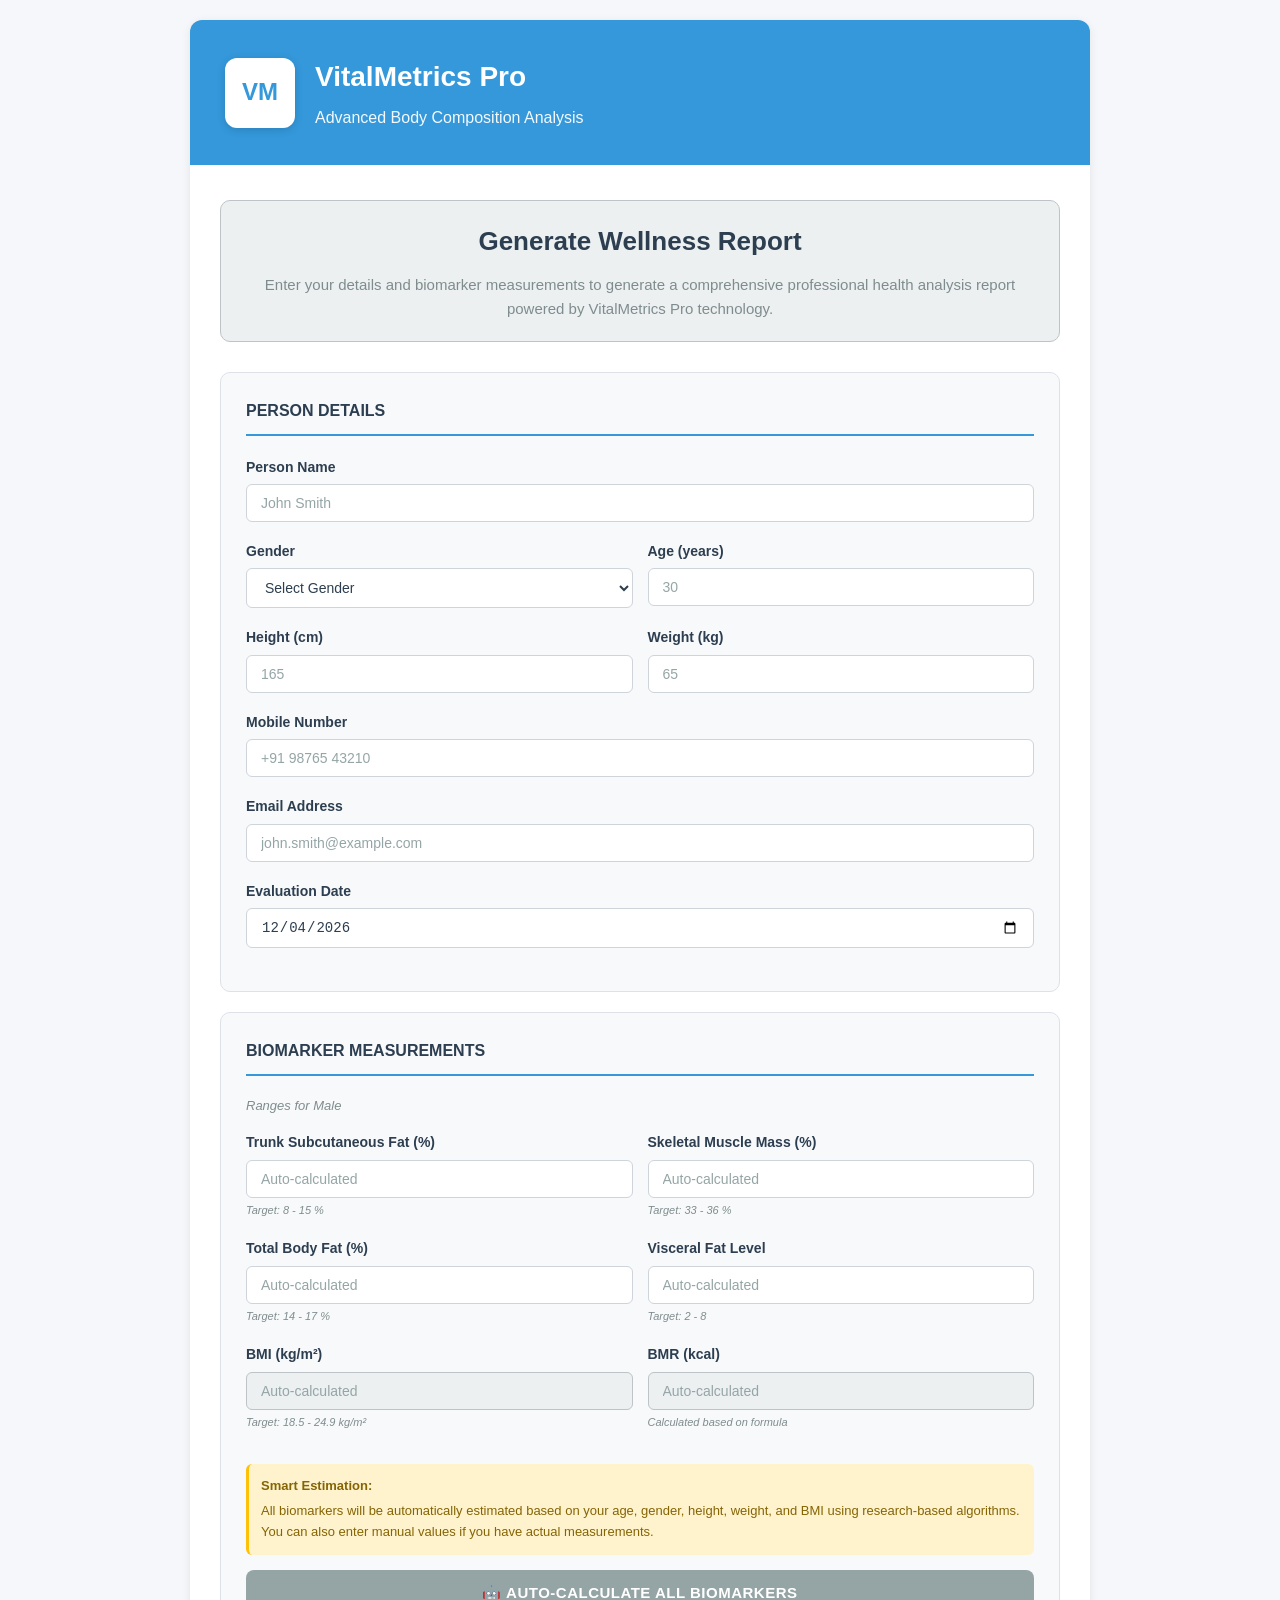
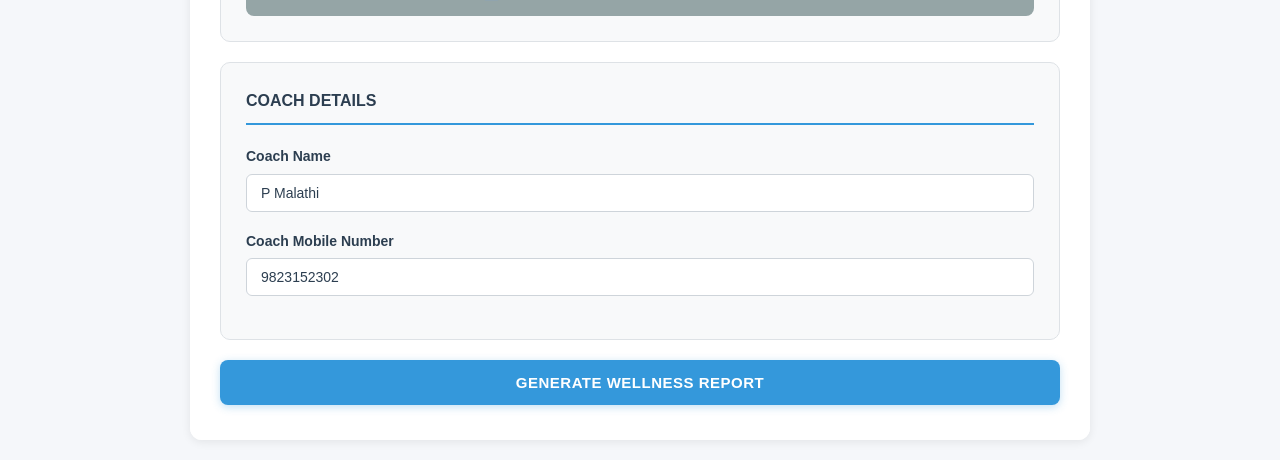
<file: index.html>
<!DOCTYPE html>
<html lang="en">
<head>
    <meta charset="UTF-8">
    <meta name="viewport" content="width=device-width, initial-scale=1.0">
    <title>VitalMetrics Pro - Body Composition Analysis</title>
    <link rel="stylesheet" href="styles.css">
</head>
<body>
    <div class="container">
        <!-- Header -->
        <header class="header">
            <div class="logo-section">
                <div class="logo-placeholder">
                    <span>VM</span>
                </div>
                <div class="header-text">
                    <h1>VitalMetrics Pro</h1>
                    <p>Advanced Body Composition Analysis</p>
                </div>
            </div>
        </header>

        <!-- Main Content -->
        <main class="main-content">
            <div class="intro-section">
                <h2>Generate Wellness Report</h2>
                <p>Enter your details and biomarker measurements to generate a comprehensive professional health analysis report powered by VitalMetrics Pro technology.</p>
            </div>

            <form id="wellnessForm">
                <!-- Person Details Section -->
                <section class="form-section">
                    <h3>PERSON DETAILS</h3>
                    
                    <div class="form-group">
                        <label for="personName">Person Name</label>
                        <input type="text" id="personName" name="personName" placeholder="John Smith" required>
                    </div>

                    <div class="form-row">
                        <div class="form-group">
                            <label for="gender">Gender</label>
                            <select id="gender" name="gender" required>
                                <option value="">Select Gender</option>
                                <option value="male">Male</option>
                                <option value="female">Female</option>
                            </select>
                        </div>
                        <div class="form-group">
                            <label for="age">Age (years)</label>
                            <input type="number" id="age" name="age" placeholder="30" min="1" max="120" required>
                        </div>
                    </div>

                    <div class="form-row">
                        <div class="form-group">
                            <label for="height">Height (cm)</label>
                            <input type="number" id="height" name="height" placeholder="165" min="50" max="250" step="0.1" required>
                        </div>
                        <div class="form-group">
                            <label for="weight">Weight (kg)</label>
                            <input type="number" id="weight" name="weight" placeholder="65" min="20" max="300" step="0.1" required>
                        </div>
                    </div>

                    <div class="form-group">
                        <label for="mobileNumber">Mobile Number</label>
                        <input type="tel" id="mobileNumber" name="mobileNumber" placeholder="+91 98765 43210" required>
                    </div>

                    <div class="form-group">
                        <label for="email">Email Address</label>
                        <input type="email" id="email" name="email" placeholder="john.smith@example.com" required>
                    </div>

                    <div class="form-group">
                        <label for="evaluationDate">Evaluation Date</label>
                        <input type="date" id="evaluationDate" name="evaluationDate" required>
                    </div>
                </section>

                <!-- Biomarker Measurements Section -->
                <section class="form-section">
                    <h3>BIOMARKER MEASUREMENTS</h3>
                    <p class="section-subtitle" id="rangesSubtitle">Ranges for Male</p>

                    <div class="form-row">
                        <div class="form-group">
                            <label for="trunkFat">Trunk Subcutaneous Fat (%)</label>
                            <input type="number" id="trunkFat" name="trunkFat" placeholder="Auto-calculated" step="0.1" min="0" max="100">
                            <small class="target-range" id="trunkFatRange">Target: 8 - 15 %</small>
                        </div>
                        <div class="form-group">
                            <label for="skeletalMuscle">Skeletal Muscle Mass (%)</label>
                            <input type="number" id="skeletalMuscle" name="skeletalMuscle" placeholder="Auto-calculated" step="0.1" min="0" max="100">
                            <small class="target-range" id="skeletalMuscleRange">Target: 33 - 36 %</small>
                        </div>
                    </div>

                    <div class="form-row">
                        <div class="form-group">
                            <label for="totalBodyFat">Total Body Fat (%)</label>
                            <input type="number" id="totalBodyFat" name="totalBodyFat" placeholder="Auto-calculated" step="0.1" min="0" max="100">
                            <small class="target-range" id="totalBodyFatRange">Target: 14 - 17 %</small>
                        </div>
                        <div class="form-group">
                            <label for="visceralFat">Visceral Fat Level</label>
                            <input type="number" id="visceralFat" name="visceralFat" placeholder="Auto-calculated" step="0.1" min="0" max="30">
                            <small class="target-range">Target: 2 - 8</small>
                        </div>
                    </div>

                    <div class="form-row">
                        <div class="form-group">
                            <label for="bmi">BMI (kg/m²)</label>
                            <input type="number" id="bmi" name="bmi" placeholder="Auto-calculated" step="0.1" readonly>
                            <small class="target-range">Target: 18.5 - 24.9 kg/m²</small>
                        </div>
                        <div class="form-group">
                            <label for="bmr">BMR (kcal)</label>
                            <input type="number" id="bmr" name="bmr" placeholder="Auto-calculated" readonly>
                            <small class="target-range">Calculated based on formula</small>
                        </div>
                    </div>

                    <div class="info-box">
                        <strong>Smart Estimation:</strong> All biomarkers will be automatically estimated based on your age, gender, height, weight, and BMI using research-based algorithms. You can also enter manual values if you have actual measurements.
                    </div>

                    <button type="button" id="autoCalculateBtn" class="btn-secondary" style="margin-top: 15px;">
                        🤖 Auto-Calculate All Biomarkers
                    </button>
                </section>

                <!-- Coach Details Section -->
                <section class="form-section">
                    <h3>COACH DETAILS</h3>
                    
                    <div class="form-group">
                        <label for="coachName">Coach Name</label>
                        <input type="text" id="coachName" name="coachName" placeholder="P Malathi" value="P Malathi">
                    </div>

                    <div class="form-group">
                        <label for="coachMobile">Coach Mobile Number</label>
                        <input type="tel" id="coachMobile" name="coachMobile" placeholder="+91 98231 52302" value="9823152302">
                    </div>
                </section>

                <!-- Machine Integration Section -->
                <section class="form-section machine-section">
                    <h3>HBF-357 MACHINE INTEGRATION</h3>
                    <p class="section-subtitle">Connect your HBF-357 body composition monitor</p>
                    
                    <div class="machine-status" id="machineStatus">
                        <span class="status-indicator disconnected"></span>
                        <span>Not Connected</span>
                    </div>

                    <button type="button" id="connectMachine" class="btn-secondary">Connect HBF-357 Device</button>
                    
                    <div class="info-box">
                        <strong>How it works:</strong> Click "Connect HBF-357 Device" to sync data from your body composition monitor. The device will automatically populate all biomarker fields.
                    </div>
                </section>

                <!-- Submit Button -->
                <button type="submit" class="btn-primary">Generate Wellness Report</button>
            </form>
        </main>

        <!-- Loading Overlay -->
        <div id="loadingOverlay" class="loading-overlay hidden">
            <div class="spinner"></div>
            <p>Generating your wellness report...</p>
        </div>
    </div>

    <script src="script.js"></script>
</body>
</html>
</file>
<file: styles.css>
/* Reset and Base Styles */
* {
    margin: 0;
    padding: 0;
    box-sizing: border-box;
}

body {
    font-family: -apple-system, BlinkMacSystemFont, 'Segoe UI', Roboto, Oxygen, Ubuntu, Cantarell, sans-serif;
    background: #f5f7fa;
    min-height: 100vh;
    padding: 20px;
    line-height: 1.6;
    color: #2c3e50;
}

.container {
    max-width: 900px;
    margin: 0 auto;
    background: #ffffff;
    border-radius: 12px;
    box-shadow: 0 2px 10px rgba(0, 0, 0, 0.08);
    overflow: hidden;
}

/* Header Styles */
.header {
    background: #3498db;
    color: white;
    padding: 35px;
}

.logo-section {
    display: flex;
    align-items: center;
    gap: 20px;
}

.logo-placeholder {
    width: 70px;
    height: 70px;
    background: white;
    border-radius: 12px;
    display: flex;
    align-items: center;
    justify-content: center;
    font-weight: bold;
    font-size: 24px;
    color: #3498db;
    box-shadow: 0 2px 8px rgba(0, 0, 0, 0.15);
}

.header-text h1 {
    font-size: 28px;
    margin-bottom: 5px;
    font-weight: 600;
}

.header-text p {
    font-size: 16px;
    opacity: 0.95;
}

/* Main Content */
.main-content {
    padding: 35px 30px;
    background: #ffffff;
}

.intro-section {
    margin-bottom: 30px;
    text-align: center;
    padding: 20px;
    background: #ecf0f1;
    border-radius: 10px;
    border: 1px solid #bdc3c7;
}

.intro-section h2 {
    font-size: 26px;
    color: #2c3e50;
    margin-bottom: 10px;
    font-weight: 600;
}

.intro-section p {
    color: #7f8c8d;
    font-size: 15px;
    line-height: 1.6;
}

/* Form Sections */
.form-section {
    background: #f8f9fa;
    border-radius: 10px;
    padding: 25px;
    margin-bottom: 20px;
    border: 1px solid #dee2e6;
}

.form-section h3 {
    font-size: 16px;
    font-weight: 600;
    color: #2c3e50;
    margin-bottom: 20px;
    padding-bottom: 10px;
    border-bottom: 2px solid #3498db;
}

.section-subtitle {
    color: #7f8c8d;
    font-size: 13px;
    margin-bottom: 15px;
    font-style: italic;
}

/* Form Groups */
.form-group {
    margin-bottom: 18px;
}

.form-group label {
    display: block;
    font-weight: 600;
    color: #2c3e50;
    margin-bottom: 6px;
    font-size: 14px;
}

.form-group input,
.form-group select {
    width: 100%;
    padding: 10px 14px;
    border: 1px solid #ced4da;
    border-radius: 6px;
    font-size: 14px;
    transition: all 0.2s ease;
    background: #ffffff;
    color: #2c3e50;
}

.form-group input:focus,
.form-group select:focus {
    outline: none;
    border-color: #3498db;
    box-shadow: 0 0 0 3px rgba(52, 152, 219, 0.1);
}

.form-group input::placeholder {
    color: #95a5a6;
}

.form-group input[readonly] {
    background: #ecf0f1;
    cursor: not-allowed;
    border-color: #bdc3c7;
    color: #7f8c8d;
}

.form-row {
    display: grid;
    grid-template-columns: 1fr 1fr;
    gap: 15px;
}

.target-range {
    display: block;
    margin-top: 4px;
    font-size: 11px;
    color: #7f8c8d;
    font-style: italic;
}

/* Info Box */
.info-box {
    background: #fff3cd;
    border-left: 3px solid #ffc107;
    padding: 12px;
    border-radius: 6px;
    margin-top: 15px;
    font-size: 13px;
    color: #856404;
}

.info-box strong {
    display: block;
    margin-bottom: 4px;
    color: #856404;
}

/* Machine Section - Hidden */
.machine-section {
    display: none;
}

.machine-status {
    display: flex;
    align-items: center;
    gap: 12px;
    margin: 15px 0;
    padding: 15px;
    background: white;
    border-radius: 12px;
    font-weight: 600;
    box-shadow: 0 4px 12px rgba(0, 0, 0, 0.1);
}

.status-indicator {
    width: 16px;
    height: 16px;
    border-radius: 50%;
    animation: pulse 2s infinite;
    box-shadow: 0 0 10px currentColor;
}

.status-indicator.disconnected {
    background: #f44336;
}

.status-indicator.connected {
    background: #4caf50;
}

@keyframes pulse {
    0%, 100% {
        opacity: 1;
        transform: scale(1);
    }
    50% {
        opacity: 0.6;
        transform: scale(1.1);
    }
}

/* Buttons */
.btn-primary,
.btn-secondary {
    width: 100%;
    padding: 14px 20px;
    font-size: 15px;
    font-weight: 600;
    border: none;
    border-radius: 8px;
    cursor: pointer;
    transition: all 0.2s ease;
    text-transform: uppercase;
    letter-spacing: 0.5px;
}

.btn-primary {
    background: #3498db;
    color: white;
    box-shadow: 0 2px 8px rgba(52, 152, 219, 0.3);
}

.btn-primary:hover {
    background: #2980b9;
    transform: translateY(-1px);
    box-shadow: 0 4px 12px rgba(52, 152, 219, 0.4);
}

.btn-primary:active {
    transform: translateY(0);
}

.btn-secondary {
    background: #95a5a6;
    color: white;
    margin-top: 10px;
}

.btn-secondary:hover {
    background: #7f8c8d;
}

/* Loading Overlay */
.loading-overlay {
    position: fixed;
    top: 0;
    left: 0;
    right: 0;
    bottom: 0;
    background: rgba(44, 62, 80, 0.9);
    display: flex;
    flex-direction: column;
    align-items: center;
    justify-content: center;
    z-index: 9999;
}

.loading-overlay.hidden {
    display: none;
}

.spinner {
    width: 50px;
    height: 50px;
    border: 4px solid rgba(255, 255, 255, 0.3);
    border-top-color: #3498db;
    border-radius: 50%;
    animation: spin 0.8s linear infinite;
}

@keyframes spin {
    to {
        transform: rotate(360deg);
    }
}

.loading-overlay p {
    color: white;
    margin-top: 15px;
    font-size: 16px;
    font-weight: 500;
}

.machine-status {
    display: none;
}

.status-indicator {
    display: none;
}

/* Responsive Design */
@media (max-width: 768px) {
    body {
        padding: 10px;
    }

    .container {
        border-radius: 12px;
    }

    .header {
        padding: 20px;
    }

    .logo-placeholder {
        width: 50px;
        height: 50px;
        font-size: 18px;
    }

    .header-text h1 {
        font-size: 22px;
    }

    .header-text p {
        font-size: 14px;
    }

    .main-content {
        padding: 25px 20px;
    }

    .intro-section h2 {
        font-size: 24px;
    }

    .form-section {
        padding: 20px;
    }

    .form-row {
        grid-template-columns: 1fr;
        gap: 0;
    }

    .btn-primary,
    .btn-secondary {
        padding: 14px 20px;
        font-size: 15px;
    }
}

/* Print Styles for Report */
@media print {
    body {
        background: white;
        padding: 0;
    }

    .container {
        box-shadow: none;
        border-radius: 0;
    }

    .btn-primary,
    .btn-secondary,
    .machine-section {
        display: none;
    }
}
</file>
